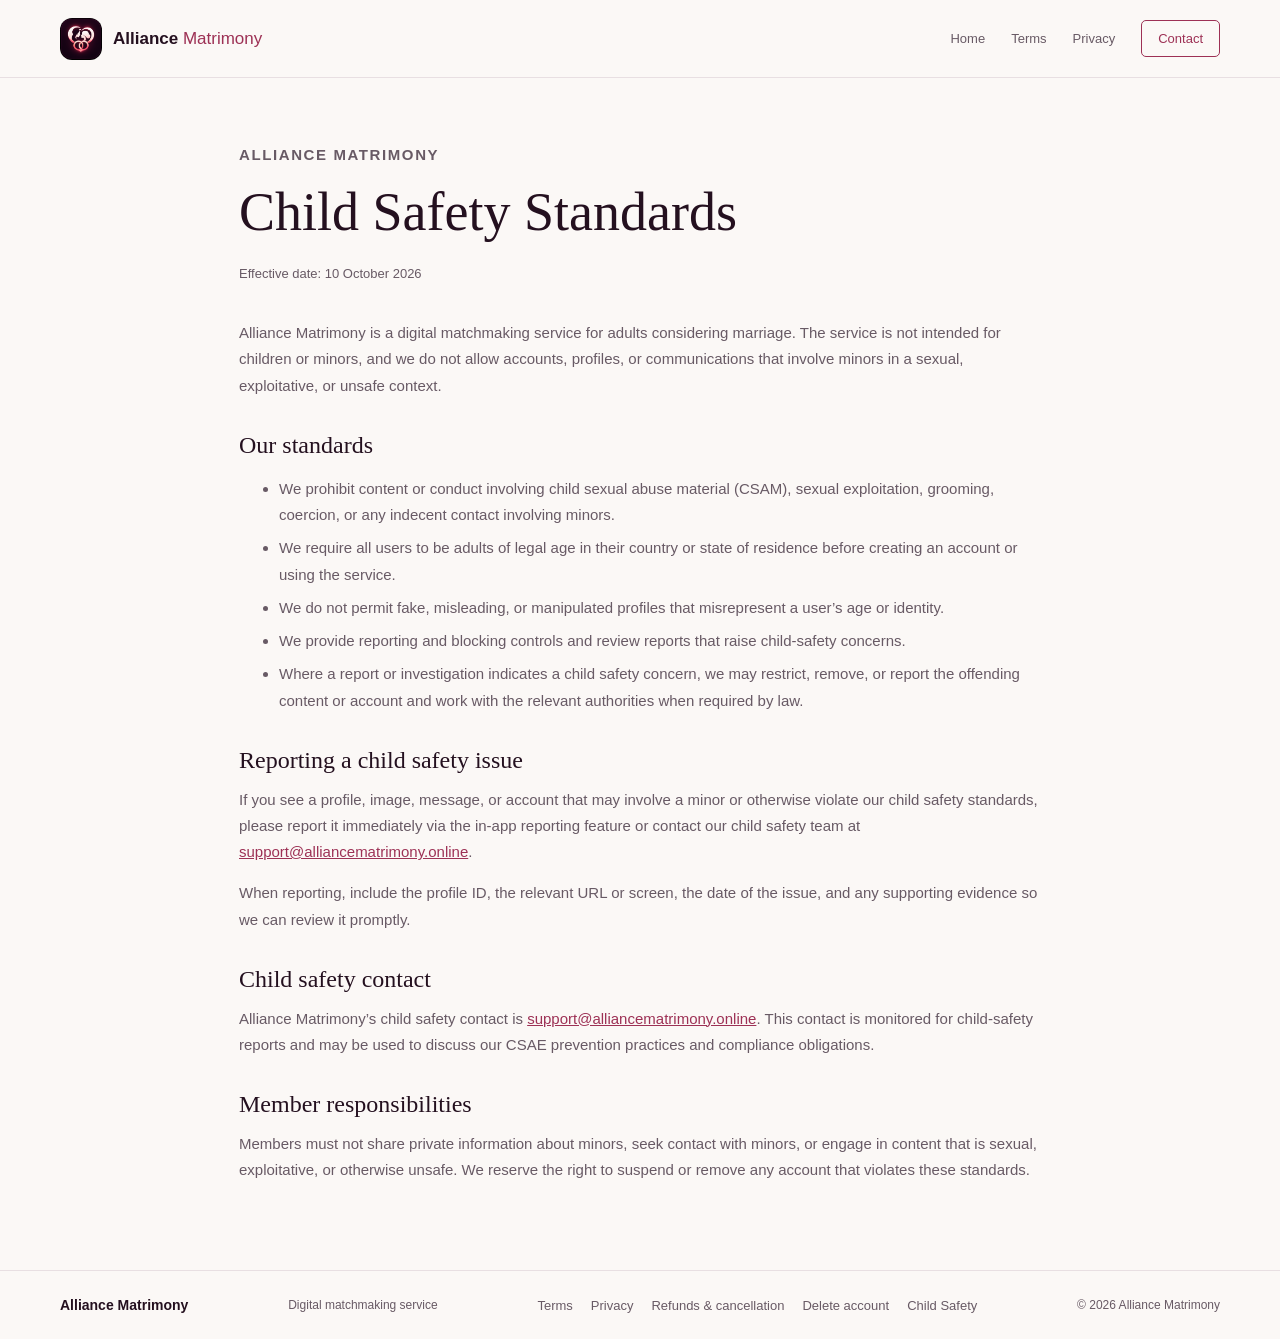
<file: web/child-safety.html>
<!doctype html>
<html lang="en">
  <head>
    <meta charset="utf-8" />
    <meta name="viewport" content="width=device-width, initial-scale=1" />
    <meta name="description" content="Child Safety Standards for Alliance Matrimony." />
    <title>Child Safety Standards | Alliance Matrimony</title>
    <link rel="icon" type="image/png" href="../assets/images/alliance_app_icon.png" />
    <link rel="stylesheet" href="site.css" />
  </head>
  <body>
    <header class="site-header">
      <a class="brand" href="/"><img src="../assets/images/alliance_app_icon.png" alt="" width="42" height="42" /><span>Alliance <strong>Matrimony</strong></span></a>
      <nav aria-label="Main navigation"><a href="/">Home</a><a href="terms.html">Terms</a><a href="privacy.html">Privacy</a><a class="nav-contact" href="mailto:support@alliancematrimony.online">Contact</a></nav>
    </header>
    <main class="policy-main">
      <p class="eyebrow">Alliance Matrimony</p>
      <h1>Child Safety Standards</h1>
      <p class="updated">Effective date: 10 October 2026</p>

      <p>Alliance Matrimony is a digital matchmaking service for adults considering marriage. The service is not intended for children or minors, and we do not allow accounts, profiles, or communications that involve minors in a sexual, exploitative, or unsafe context.</p>

      <h2>Our standards</h2>
      <ul>
        <li>We prohibit content or conduct involving child sexual abuse material (CSAM), sexual exploitation, grooming, coercion, or any indecent contact involving minors.</li>
        <li>We require all users to be adults of legal age in their country or state of residence before creating an account or using the service.</li>
        <li>We do not permit fake, misleading, or manipulated profiles that misrepresent a user’s age or identity.</li>
        <li>We provide reporting and blocking controls and review reports that raise child-safety concerns.</li>
        <li>Where a report or investigation indicates a child safety concern, we may restrict, remove, or report the offending content or account and work with the relevant authorities when required by law.</li>
      </ul>

      <h2>Reporting a child safety issue</h2>
      <p>If you see a profile, image, message, or account that may involve a minor or otherwise violate our child safety standards, please report it immediately via the in-app reporting feature or contact our child safety team at <a href="mailto:support@alliancematrimony.online">support@alliancematrimony.online</a>.</p>
      <p>When reporting, include the profile ID, the relevant URL or screen, the date of the issue, and any supporting evidence so we can review it promptly.</p>

      <h2>Child safety contact</h2>
      <p>Alliance Matrimony’s child safety contact is <a href="mailto:support@alliancematrimony.online">support@alliancematrimony.online</a>. This contact is monitored for child-safety reports and may be used to discuss our CSAE prevention practices and compliance obligations.</p>

      <h2>Member responsibilities</h2>
      <p>Members must not share private information about minors, seek contact with minors, or engage in content that is sexual, exploitative, or otherwise unsafe. We reserve the right to suspend or remove any account that violates these standards.</p>
    </main>
    <footer class="site-footer"><a class="footer-brand" href="/">Alliance Matrimony</a><span>Digital matchmaking service</span><nav aria-label="Policies"><a href="terms.html">Terms</a><a href="privacy.html">Privacy</a><a href="refunds.html">Refunds &amp; cancellation</a><a href="delete-account.html">Delete account</a><a href="child-safety.html">Child Safety</a></nav><span>&copy; 2026 Alliance Matrimony</span></footer>
  </body>
</html>
</file>
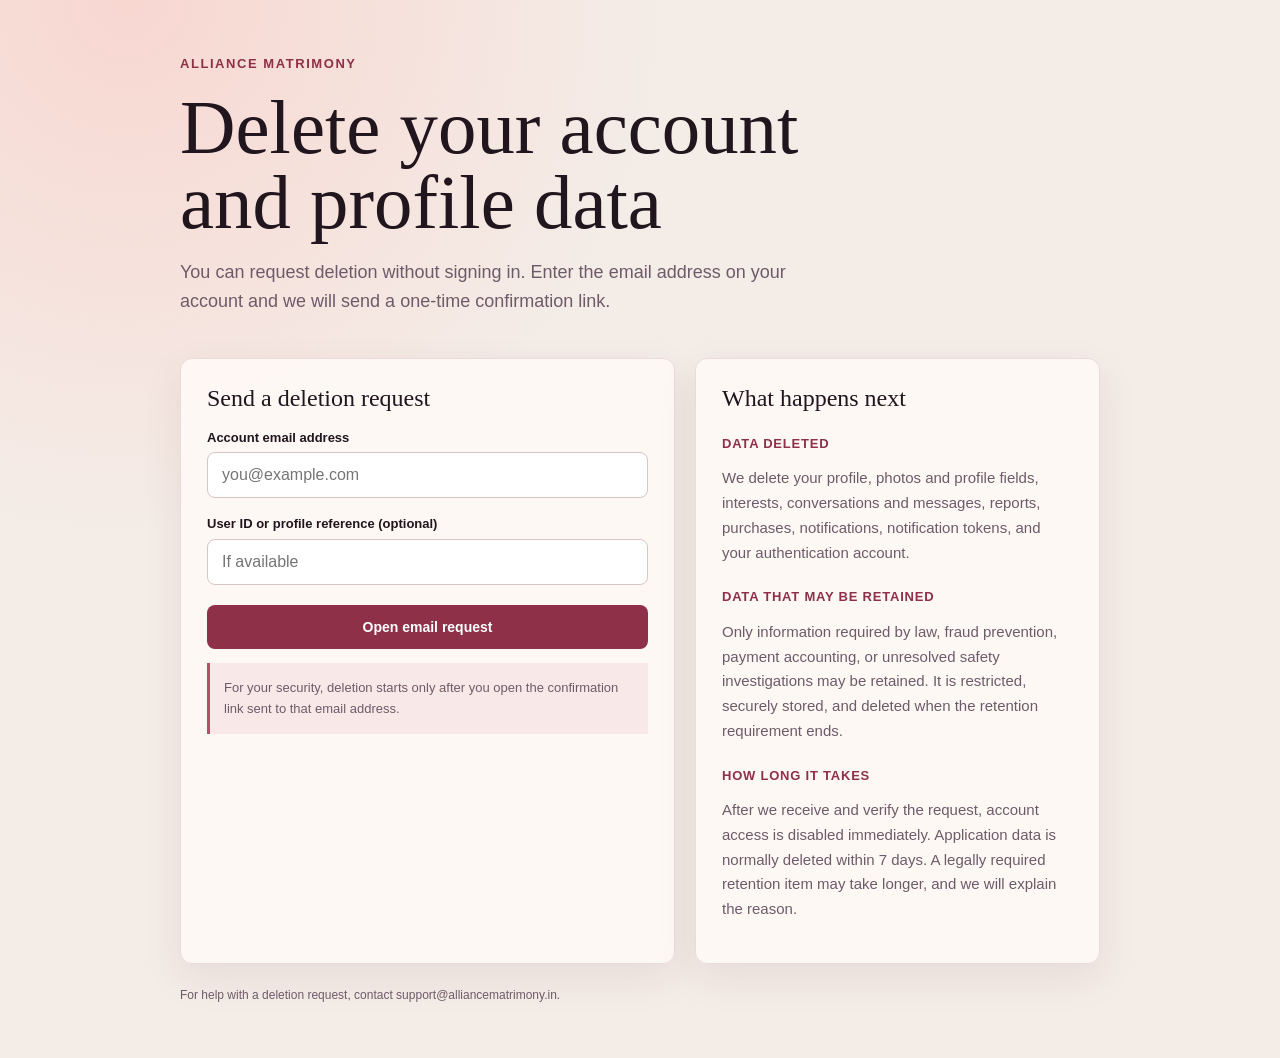
<file: web/delete-account.html>
<!doctype html>
<html lang="en">
<head>
  <meta charset="utf-8">
  <meta name="viewport" content="width=device-width, initial-scale=1">
  <meta name="description" content="Alliance Matrimony account and data deletion request page">
  <title>Delete your Alliance Matrimony account</title>
  <style>
    :root {
      --ink: #21151e;
      --muted: #6e5b69;
      --rose: #b84f66;
      --rose-dark: #8d3048;
      --paper: #fffaf7;
      --line: #eadbd9;
      --soft: #f8e9e8;
    }
    * { box-sizing: border-box; }
    body {
      margin: 0;
      min-height: 100vh;
      color: var(--ink);
      background: radial-gradient(circle at 10% 0%, #f8d7d1 0, transparent 34%), #f4ece7;
      font-family: Georgia, "Times New Roman", serif;
    }
    main { width: min(920px, calc(100% - 32px)); margin: 0 auto; padding: 56px 0; }
    .brand { color: var(--rose-dark); font: 700 13px/1.2 Arial, sans-serif; letter-spacing: .12em; text-transform: uppercase; }
    h1 { max-width: 680px; margin: 18px 0 14px; font-size: clamp(2.3rem, 6vw, 4.8rem); line-height: .98; font-weight: 500; }
    .intro { max-width: 620px; color: var(--muted); font: 18px/1.6 Arial, sans-serif; }
    .layout { display: grid; grid-template-columns: 1.1fr .9fr; gap: 20px; margin-top: 42px; }
    section { background: rgba(255, 250, 247, .9); border: 1px solid var(--line); border-radius: 12px; padding: 26px; box-shadow: 0 14px 40px rgba(74, 36, 42, .08); }
    h2 { margin: 0 0 16px; font-size: 24px; font-weight: 500; }
    h3 { margin: 24px 0 8px; font: 700 13px/1.2 Arial, sans-serif; letter-spacing: .06em; text-transform: uppercase; color: var(--rose-dark); }
    p, li { color: var(--muted); font: 15px/1.65 Arial, sans-serif; }
    ul { margin: 8px 0 0; padding-left: 20px; }
    label { display: block; margin: 18px 0 7px; font: 700 13px/1.2 Arial, sans-serif; }
    input { width: 100%; border: 1px solid #d8c5c3; border-radius: 8px; padding: 13px 14px; color: var(--ink); background: white; font: 16px Arial, sans-serif; }
    button { width: 100%; margin-top: 20px; border: 0; border-radius: 8px; padding: 14px 18px; color: white; background: var(--rose-dark); cursor: pointer; font: 700 14px Arial, sans-serif; }
    button:hover { background: var(--rose); }
    .note { margin-top: 14px; padding: 14px; border-left: 3px solid var(--rose); background: var(--soft); }
    .note p { margin: 0; font-size: 13px; }
    footer { margin-top: 24px; color: var(--muted); font: 12px Arial, sans-serif; }
    @media (max-width: 720px) { main { padding: 34px 0; } .layout { grid-template-columns: 1fr; margin-top: 28px; } section { padding: 21px; } }
  </style>
</head>
<body>
  <main>
    <div class="brand">Alliance Matrimony</div>
    <h1>Delete your account and profile data</h1>
    <p class="intro">You can request deletion without signing in. Enter the email address on your account and we will send a one-time confirmation link.</p>

    <div class="layout">
      <section aria-labelledby="request-title">
        <h2 id="request-title">Send a deletion request</h2>
        <form id="deletion-form">
          <label for="email">Account email address</label>
          <input id="email" name="email" type="email" autocomplete="email" required placeholder="you@example.com">
          <label for="reference">User ID or profile reference (optional)</label>
          <input id="reference" name="reference" type="text" autocomplete="off" placeholder="If available">
          <button type="submit">Open email request</button>
        </form>
        <div class="note"><p>For your security, deletion starts only after you open the confirmation link sent to that email address.</p></div>
        <div id="status" class="note" hidden><p></p></div>
      </section>

      <section aria-labelledby="details-title">
        <h2 id="details-title">What happens next</h2>
        <h3>Data deleted</h3>
        <p>We delete your profile, photos and profile fields, interests, conversations and messages, reports, purchases, notifications, notification tokens, and your authentication account.</p>
        <h3>Data that may be retained</h3>
        <p>Only information required by law, fraud prevention, payment accounting, or unresolved safety investigations may be retained. It is restricted, securely stored, and deleted when the retention requirement ends.</p>
        <h3>How long it takes</h3>
        <p>After we receive and verify the request, account access is disabled immediately. Application data is normally deleted within 7 days. A legally required retention item may take longer, and we will explain the reason.</p>
      </section>
    </div>
    <footer>For help with a deletion request, contact support@alliancematrimony.in.</footer>
  </main>
  <script>
    var functionUrl = 'https://dsvapacndcszdgmvyaub.supabase.co/functions/v1/account-deletion';
    var statusBox = document.getElementById('status');
    var statusText = statusBox.querySelector('p');

    function showStatus(message, isError) {
      statusBox.hidden = false;
      statusText.textContent = message;
      statusBox.style.borderLeftColor = isError ? '#b91c1c' : '#2d7a4f';
    }

    var token = new URLSearchParams(window.location.search).get('token');
    if (token) {
      showStatus('Verifying your deletion request...', false);
      fetch(functionUrl, {
        method: 'POST',
        headers: { 'Content-Type': 'application/json' },
        body: JSON.stringify({ action: 'confirm', token: token })
      }).then(function (response) { return response.json().then(function (body) { return { ok: response.ok, body: body }; }); })
        .then(function (result) {
          showStatus(result.body.message || result.body.error || 'Unable to verify this link.', !result.ok);
        })
        .catch(function () { showStatus('Unable to contact the deletion service. Please try again later.', true); });
    }

    document.getElementById('deletion-form').addEventListener('submit', function (event) {
      event.preventDefault();
      var email = document.getElementById('email').value.trim();
      var reference = document.getElementById('reference').value.trim();
      var button = event.target.querySelector('button');
      button.disabled = true;
      button.textContent = 'Sending confirmation email...';
      fetch(functionUrl, {
        method: 'POST',
        headers: { 'Content-Type': 'application/json' },
        body: JSON.stringify({ action: 'request', email: email, reference: reference })
      }).then(function (response) { return response.json().then(function (body) { return { ok: response.ok, body: body }; }); })
        .then(function (result) {
          showStatus(result.body.message || result.body.error || 'Unable to send the confirmation email.', !result.ok);
          button.disabled = false;
          button.textContent = 'Send confirmation email';
        })
        .catch(function () {
          showStatus('Unable to contact the deletion service. Please try again later.', true);
          button.disabled = false;
          button.textContent = 'Send confirmation email';
        });
    });
  </script>
</body>
</html>
</file>
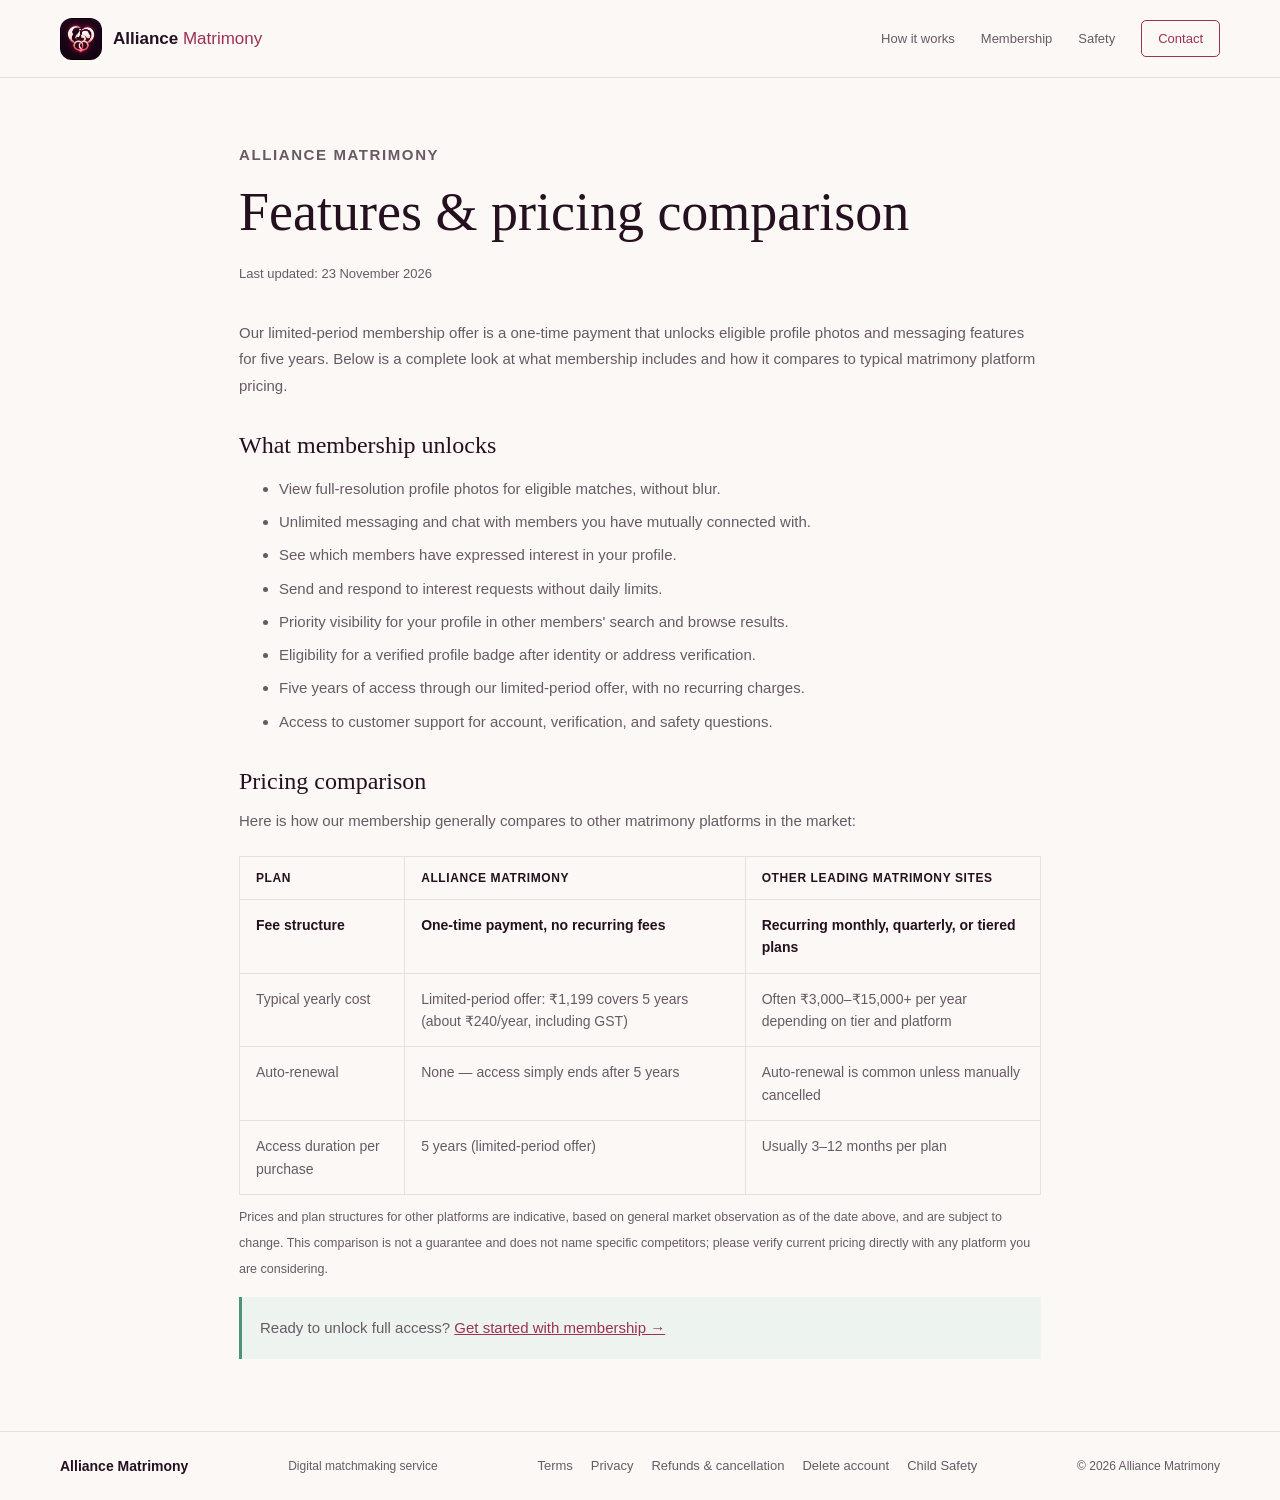
<file: web/features.html>
<!doctype html>
<html lang="en">
  <head>
    <meta charset="utf-8" />
    <meta name="viewport" content="width=device-width, initial-scale=1" />
    <meta name="theme-color" content="#24101f" />
    <meta name="description" content="See every feature unlocked by Alliance Matrimony membership and learn about our limited-period offer: one-time ₹1,199 for 5 years of access." />
    <title>Alliance Matrimony | Features & Pricing Comparison</title>
    <link rel="icon" type="image/png" href="../assets/images/alliance_app_icon.png" />
    <link rel="stylesheet" href="site.css" />
    <style>
      .compare-table { width: 100%; margin: 22px 0 8px; border-collapse: collapse; font-size: 14px; }
      .compare-table th, .compare-table td { padding: 14px 16px; border: 1px solid var(--line); text-align: left; vertical-align: top; }
      .compare-table th { background: var(--paper); color: var(--ink); font-size: 12px; text-transform: uppercase; letter-spacing: .6px; }
      .compare-table td { color: var(--muted); line-height: 1.6; }
      .compare-table tr:first-child td { color: var(--ink); font-weight: 650; }
    </style>
  </head>
  <body>
    <header class="site-header">
      <a class="brand" href="/" aria-label="Alliance Matrimony home">
        <img src="../assets/images/alliance_app_icon.png" alt="" width="42" height="42" />
        <span>Alliance <strong>Matrimony</strong></span>
      </a>
      <nav aria-label="Main navigation">
        <a href="homepage.html#how-it-works">How it works</a>
        <a href="homepage.html#membership">Membership</a>
        <a href="homepage.html#safety">Safety</a>
        <a class="nav-contact" href="mailto:support@alliancematrimony.online">Contact</a>
      </nav>
    </header>

    <main class="policy-main">
      <p class="eyebrow">Alliance Matrimony</p>
      <h1>Features &amp; pricing comparison</h1>
      <p class="updated">Last updated: 23 November 2026</p>
      <p>Our limited-period membership offer is a one-time payment that unlocks eligible profile photos and messaging features for five years. Below is a complete look at what membership includes and how it compares to typical matrimony platform pricing.</p>

      <h2>What membership unlocks</h2>
      <ul>
        <li>View full-resolution profile photos for eligible matches, without blur.</li>
        <li>Unlimited messaging and chat with members you have mutually connected with.</li>
        <li>See which members have expressed interest in your profile.</li>
        <li>Send and respond to interest requests without daily limits.</li>
        <li>Priority visibility for your profile in other members' search and browse results.</li>
        <li>Eligibility for a verified profile badge after identity or address verification.</li>
        <li>Five years of access through our limited-period offer, with no recurring charges.</li>
        <li>Access to customer support for account, verification, and safety questions.</li>
      </ul>

      <h2>Pricing comparison</h2>
      <p>Here is how our membership generally compares to other matrimony platforms in the market:</p>
      <table class="compare-table">
        <thead>
          <tr>
            <th>Plan</th>
            <th>Alliance Matrimony</th>
            <th>Other leading matrimony sites</th>
          </tr>
        </thead>
        <tbody>
          <tr>
            <td>Fee structure</td>
            <td>One-time payment, no recurring fees</td>
            <td>Recurring monthly, quarterly, or tiered plans</td>
          </tr>
          <tr>
            <td>Typical yearly cost</td>
            <td>Limited-period offer: &#8377;1,199 covers 5 years (about &#8377;240/year, including GST)</td>
            <td>Often &#8377;3,000&ndash;&#8377;15,000+ per year depending on tier and platform</td>
          </tr>
          <tr>
            <td>Auto-renewal</td>
            <td>None &mdash; access simply ends after 5 years</td>
            <td>Auto-renewal is common unless manually cancelled</td>
          </tr>
          <tr>
            <td>Access duration per purchase</td>
            <td>5 years (limited-period offer)</td>
            <td>Usually 3&ndash;12 months per plan</td>
          </tr>
        </tbody>
      </table>
      <p><small>Prices and plan structures for other platforms are indicative, based on general market observation as of the date above, and are subject to change. This comparison is not a guarantee and does not name specific competitors; please verify current pricing directly with any platform you are considering.</small></p>

      <div class="policy-contact">
        <p>Ready to unlock full access? <a href="homepage.html#membership">Get started with membership &#8594;</a></p>
      </div>
    </main>

    <footer class="site-footer">
      <a class="footer-brand" href="/">Alliance Matrimony</a>
      <span>Digital matchmaking service</span>
      <nav aria-label="Policies">
        <a href="terms.html">Terms</a>
        <a href="privacy.html">Privacy</a>
        <a href="refunds.html">Refunds &amp; cancellation</a>
        <a href="delete-account.html">Delete account</a>
        <a href="child-safety.html">Child Safety</a>
      </nav>
      <span>&copy; 2026 Alliance Matrimony</span>
    </footer>
  </body>
</html>
</file>
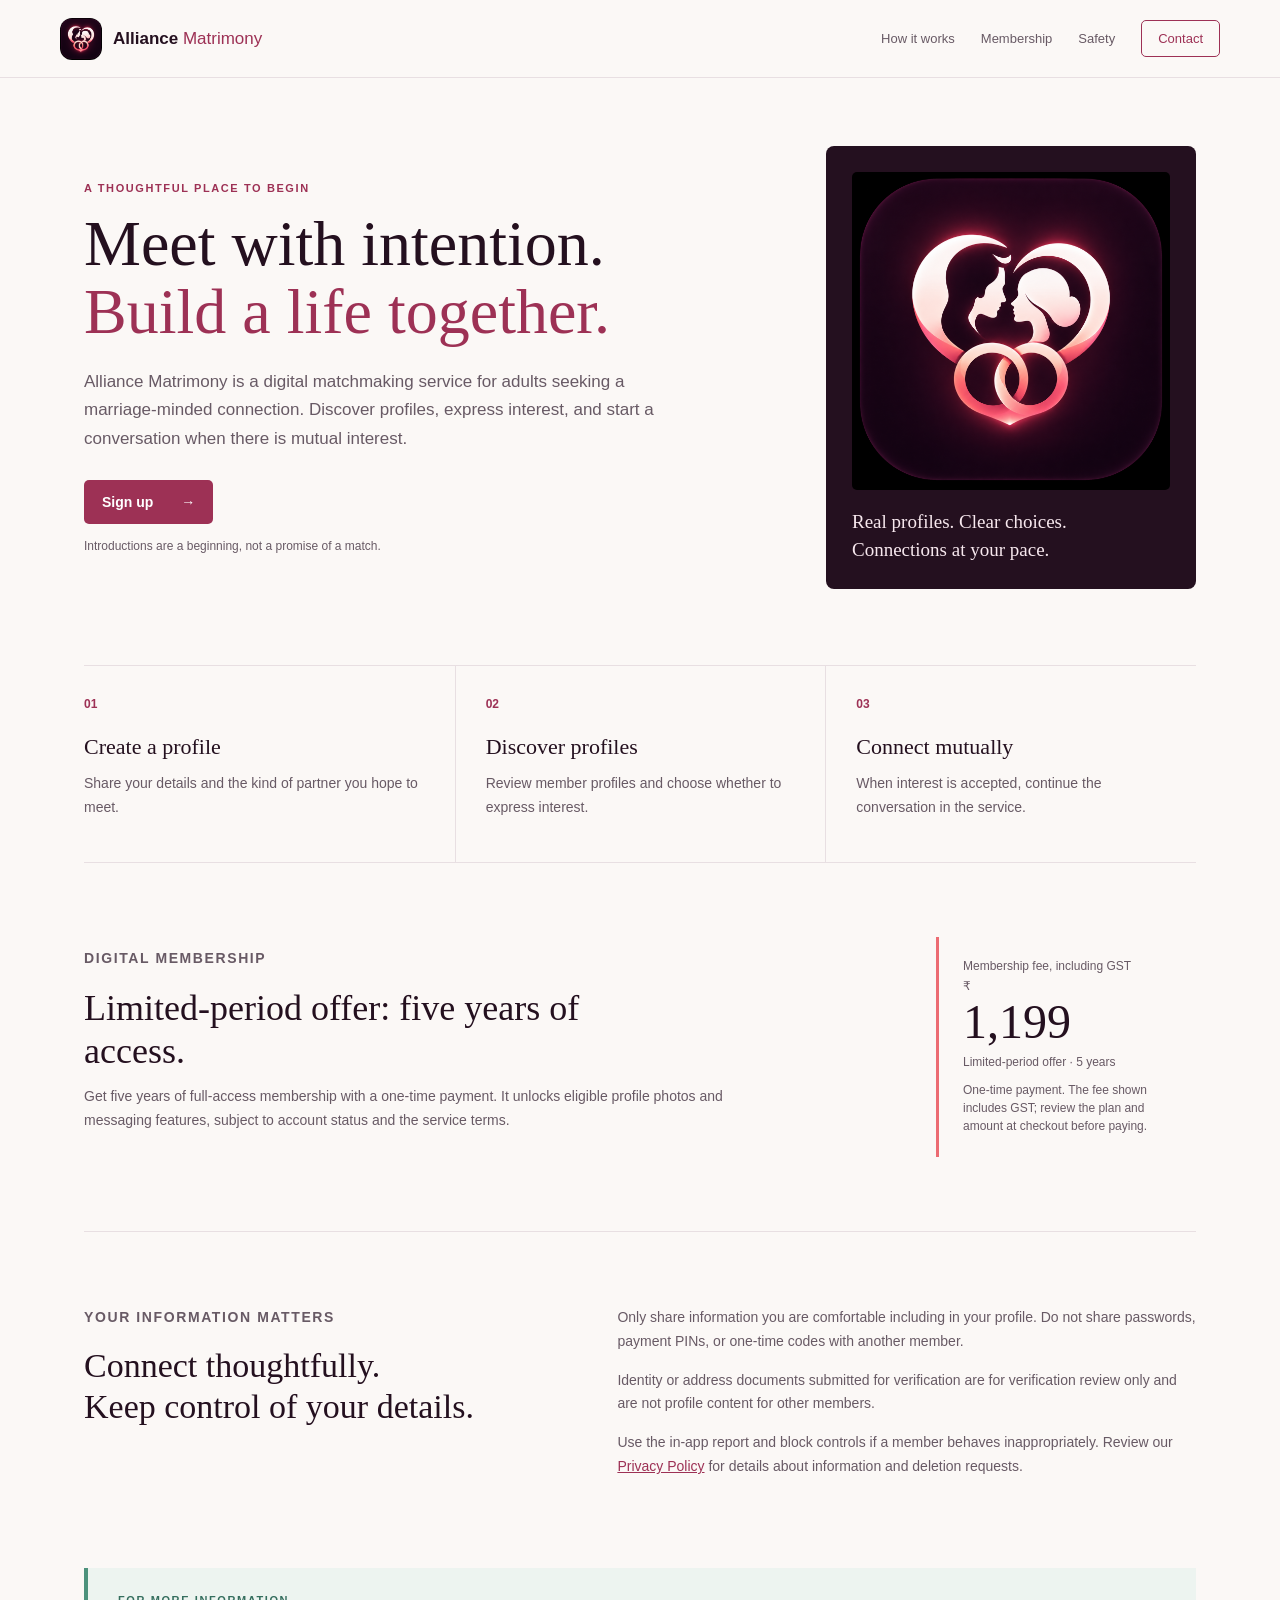
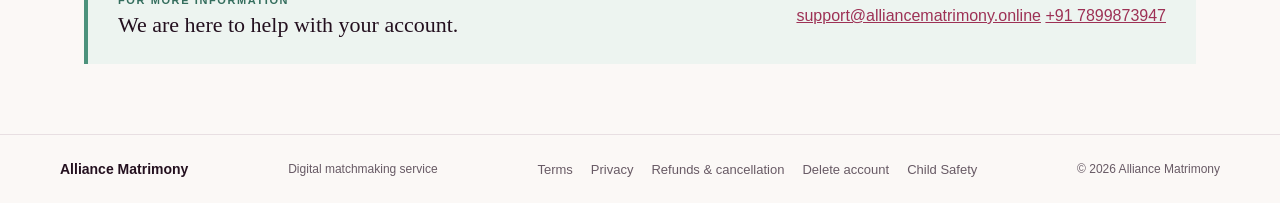
<file: web/homepage.html>
<!doctype html>
<html lang="en">
  <head>
    <meta charset="utf-8" />
    <meta name="viewport" content="width=device-width, initial-scale=1" />
    <meta name="theme-color" content="#24101f" />
    <meta name="description" content="Alliance Matrimony helps adults discover marriage-minded profiles, express interest, and connect with care." />
    <title>Alliance Matrimony | Meaningful introductions</title>
    <link rel="icon" type="image/png" href="../assets/images/alliance_app_icon.png" />
    <link rel="stylesheet" href="site.css" />
  </head>
  <body>
    <header class="site-header">
      <a class="brand" href="/" aria-label="Alliance Matrimony home">
        <img src="../assets/images/alliance_app_icon.png" alt="" width="42" height="42" />
        <span>Alliance <strong>Matrimony</strong></span>
      </a>
      <nav aria-label="Main navigation">
        <a href="#how-it-works">How it works</a>
        <a href="#membership">Membership</a>
        <a href="#safety">Safety</a>
        <a class="nav-contact" href="mailto:support@alliancematrimony.online">Contact</a>
      </nav>
    </header>

    <main>
      <section class="hero">
        <div class="hero-copy">
          <p class="eyebrow">A thoughtful place to begin</p>
          <h1>Meet with intention.<br /><span>Build a life together.</span></h1>
          <p class="hero-intro">Alliance Matrimony is a digital matchmaking service for adults seeking a marriage-minded connection. Discover profiles, express interest, and start a conversation when there is mutual interest.</p>
          <a class="primary-link" href="membership.html">Sign up <span aria-hidden="true">&#8594;</span></a>
          <p class="quiet-note">Introductions are a beginning, not a promise of a match.</p>
        </div>
        <div class="hero-art" aria-label="Alliance Matrimony brand mark">
          <img src="../assets/images/alliance_app_icon.png" alt="Alliance Matrimony interlocking rings logo" />
          <p>Real profiles. Clear choices.<br />Connections at your pace.</p>
        </div>
      </section>

      <section class="service-band" id="how-it-works">
        <div>
          <span class="step-number">01</span>
          <h2>Create a profile</h2>
          <p>Share your details and the kind of partner you hope to meet.</p>
        </div>
        <div>
          <span class="step-number">02</span>
          <h2>Discover profiles</h2>
          <p>Review member profiles and choose whether to express interest.</p>
        </div>
        <div>
          <span class="step-number">03</span>
          <h2>Connect mutually</h2>
          <p>When interest is accepted, continue the conversation in the service.</p>
        </div>
      </section>

      <section class="membership" id="membership">
        <div>
          <p class="eyebrow">Digital membership</p>
          <h2>Limited-period offer: five years of access.</h2>
          <p>Get five years of full-access membership with a one-time payment. It unlocks eligible profile photos and messaging features, subject to account status and the service terms.</p>
        </div>
        <div class="price-block">
          <span class="price-label">Membership fee, including GST</span>
          <strong><span aria-label="Indian rupees">&#8377;</span>1,199</strong>
          <span>Limited-period offer · 5 years</span>
          <small>One-time payment. The fee shown includes GST; review the plan and amount at checkout before paying.</small>
        </div>
      </section>

      <section class="safety" id="safety">
        <div class="safety-heading">
          <p class="eyebrow">Your information matters</p>
          <h2>Connect thoughtfully.<br />Keep control of your details.</h2>
        </div>
        <div class="safety-copy">
          <p>Only share information you are comfortable including in your profile. Do not share passwords, payment PINs, or one-time codes with another member.</p>
          <p>Identity or address documents submitted for verification are for verification review only and are not profile content for other members.</p>
          <p>Use the in-app report and block controls if a member behaves inappropriately. Review our <a href="privacy.html">Privacy Policy</a> for details about information and deletion requests.</p>
        </div>
      </section>

      <section class="contact-strip">
        <div>
          <p class="eyebrow">For more information</p>
          <h2>We are here to help with your account.</h2>
        </div>
        <div class="contact-details">
          <a href="mailto:support@alliancematrimony.online">support@alliancematrimony.online</a>
          <a href="tel:+917899873947">+91 7899873947</a>
        </div>
      </section>
    </main>

    <footer class="site-footer">
      <a class="footer-brand" href="/">Alliance Matrimony</a>
      <span>Digital matchmaking service</span>
      <nav aria-label="Policies">
        <a href="terms.html">Terms</a>
        <a href="privacy.html">Privacy</a>
        <a href="refunds.html">Refunds &amp; cancellation</a>
        <a href="delete-account.html">Delete account</a>
        <a href="child-safety.html">Child Safety</a>
      </nav>
      <span>&copy; 2026 Alliance Matrimony</span>
    </footer>
    <script>
      const referralParams = new URLSearchParams(window.location.hash.split('?')[1] || '');
      const referralCode = referralParams.get('referral_code') || referralParams.get('code');
      if (referralCode) {
        window.location.replace('/membership.html?referral_code=' + encodeURIComponent(referralCode));
      }
    </script>
  </body>
</html>
</file>
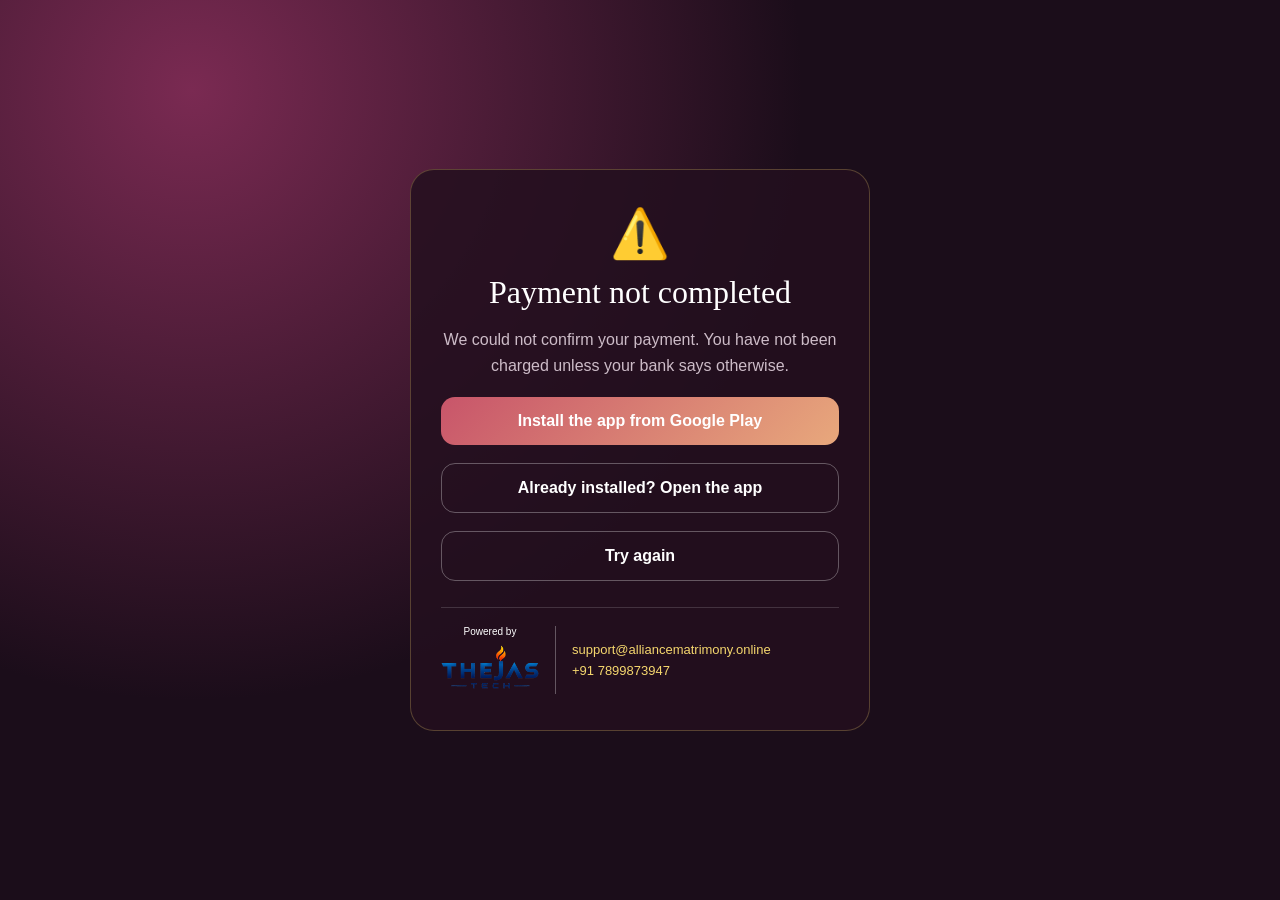
<file: web/payment-success.html>
<!doctype html>
<html lang="en">
  <head>
    <meta charset="utf-8" />
    <meta name="viewport" content="width=device-width, initial-scale=1" />
    <title>Alliance Matrimony | Payment</title>
    <link rel="icon" type="image/png" href="../assets/images/alliance_app_icon.png" />
    <style>
      * { box-sizing: border-box; }
      body { margin:0; min-height:100vh; display:flex; align-items:center; justify-content:center; padding:24px;
        font-family:"Aptos","Segoe UI",Arial,sans-serif; color:#fff;
        background: radial-gradient(circle at 15% 10%, #7a2a52 0, transparent 45%), #1b0d1a; }
      .card { width:min(460px,100%); padding:36px 30px; border-radius:24px; text-align:center;
        background:rgba(36,16,31,.85); border:1px solid rgba(245,215,110,.25); }
      h1 { font-family:Georgia,serif; font-weight:500; margin:12px 0 10px; }
      p { color:#cdbcc8; line-height:1.6; }
      .btn { display:block; margin-top:18px; padding:15px; border-radius:14px; text-decoration:none; font-weight:700; color:#fff;
        background:linear-gradient(135deg,#c8556a,#e8a87c); }
      .btn.alt { background:transparent; border:1px solid rgba(255,255,255,.3); }
      .icon { font-size:48px; }
      .company { display:flex; align-items:center; gap:16px; margin-top:26px; padding-top:18px; border-top:1px solid rgba(255,255,255,.15); text-align:left; }
      .logo { flex:none; text-align:center; }
      .powered-by { display:block; margin-bottom:4px; color:var(--muted); font-size:10px; }
      .logo img { display:block; width:98px; height:53.2px; object-fit:contain; }
      .company .divider { align-self:stretch; width:1px; background:rgba(255,255,255,.3); }
      .company .contact { display:grid; gap:6px; font-size:13px; min-width:0; }
      .company .contact a { color:#f5d76e; text-decoration:none; overflow-wrap:anywhere; }
    </style>
  </head>
  <body>
    <main class="card">
      <div class="icon" id="icon"></div>
      <h1 id="title"></h1>
      <p id="text"></p>
      <a class="btn" id="store" href="https://play.google.com/store/apps/details?id=com.bnwdevs.alliancematrimony" hidden>Install the app from Google Play</a>
      <a class="btn alt" id="open-app" href="#" hidden>Already installed? Open the app</a>
      <a class="btn alt" id="retry" href="membership.html" hidden>Try again</a>
      <div class="company">
        <div class="logo"><span class="powered-by">Powered by</span><img src="thejas-logo-transparent.png" alt="Thejas Technologies India" /></div>
        <div class="divider"></div>
        <div class="contact">
          <a href="mailto:support@alliancematrimony.online">support@alliancematrimony.online</a>
          <a href="tel:+917899873947">+91 7899873947</a>
        </div>
      </div>
    </main>
    <script>
      var params = new URLSearchParams(window.location.search);
      var ok = params.get('status') === 'success';
      var email = params.get('email') || '';
      var completeProfile = params.get('complete_profile') === '1';
      document.getElementById('icon').textContent = ok ? '\u2705' : '\u26A0\uFE0F';
      document.getElementById('title').textContent = ok ? 'Payment successful' : 'Payment not completed';
      document.getElementById('text').textContent = ok
        ? (completeProfile
          ? 'Your membership is paid for 5 years. Open the app to continue.'
          : 'Your membership is paid for 5 years. Install the app and sign up with the same email' + (email ? ' (' + email + ')' : '') + ' and mobile number you paid with.')
        : 'We could not confirm your payment. You have not been charged unless your bank says otherwise.';
      if (ok) {
        var link = 'alliancematrimony://signup/sign-up-login-screen?paid=1&email=' + encodeURIComponent(email)
          + (completeProfile ? '&complete_profile=1' : '');
        var open = document.getElementById('open-app');
        open.href = link; open.hidden = false;
        document.getElementById('store').hidden = false;
      } else {
        document.getElementById('retry').hidden = false;
      }
    </script>
  </body>
</html>
</file>
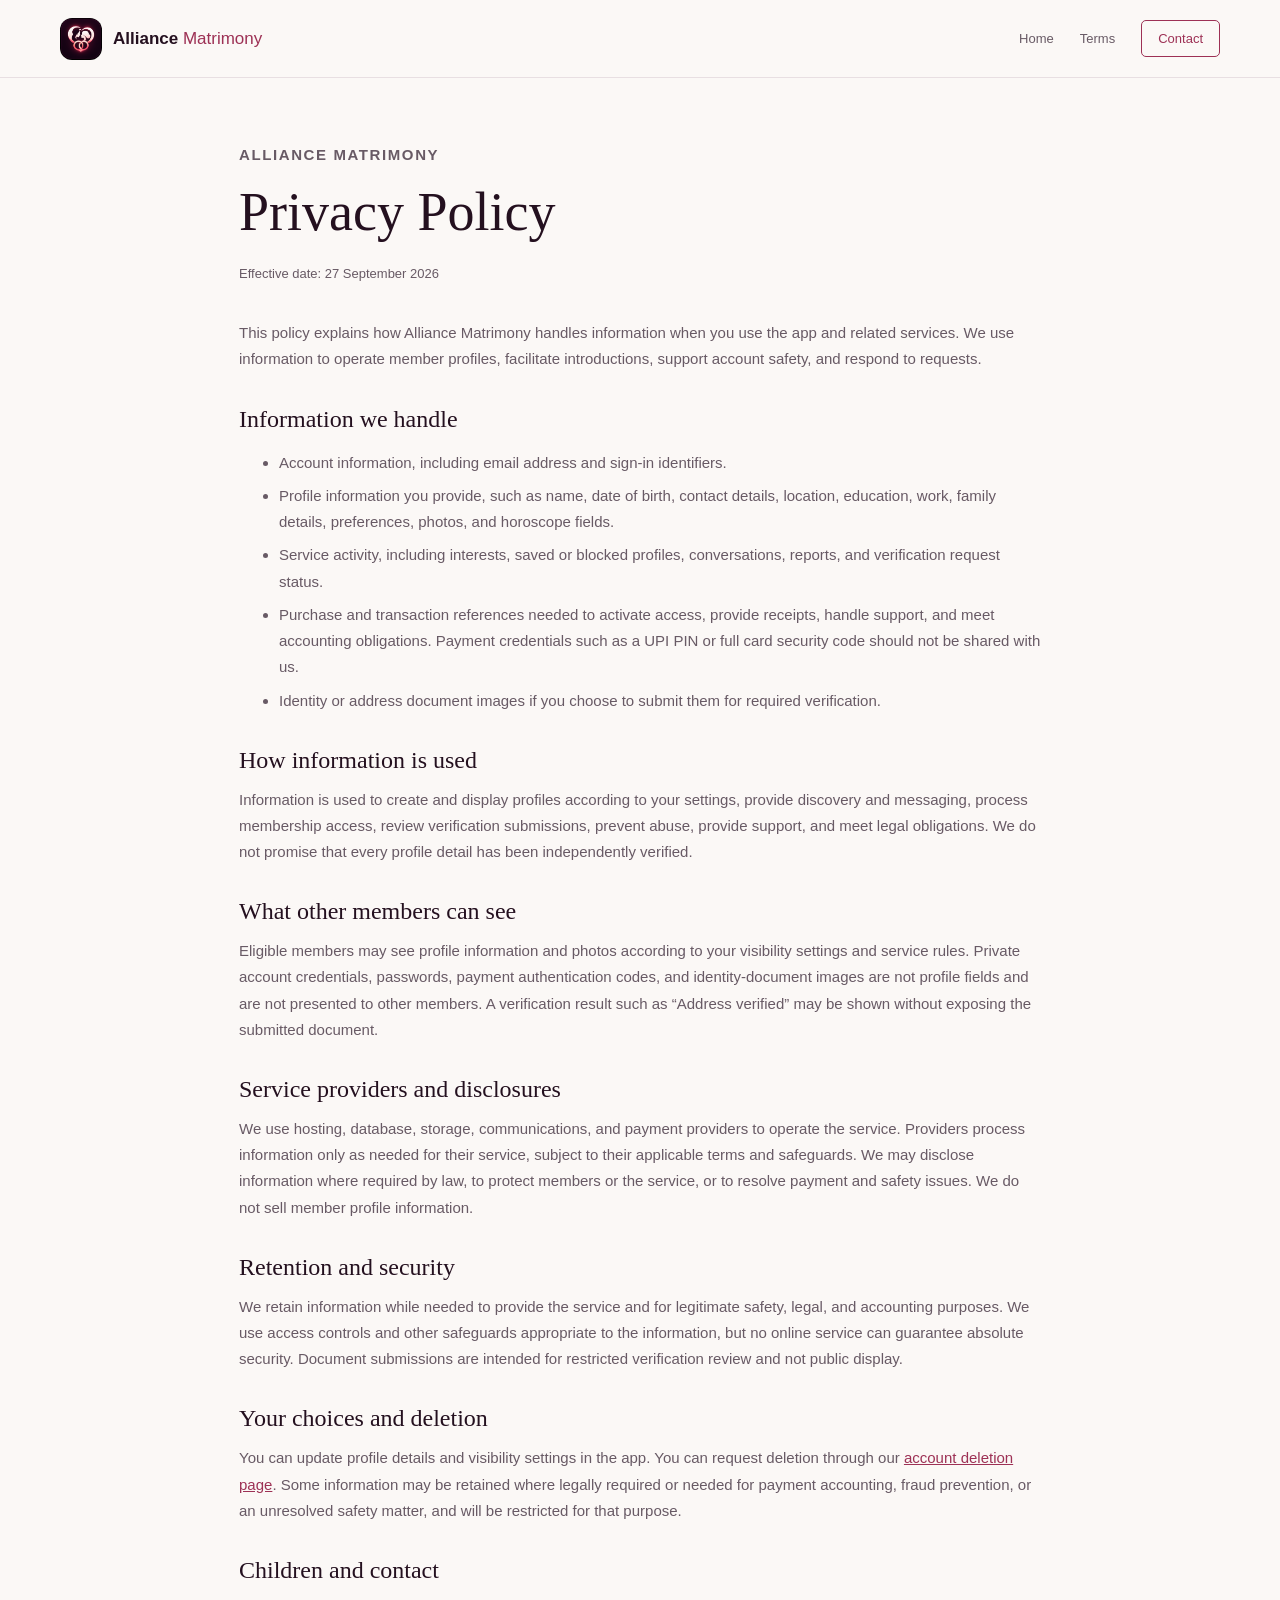
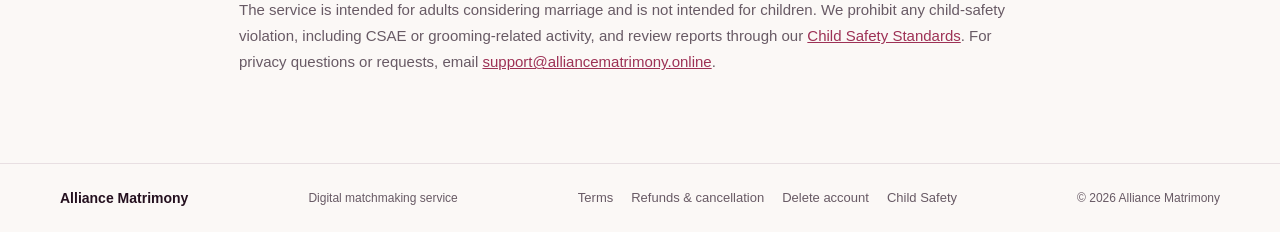
<file: web/privacy.html>
<!doctype html>
<html lang="en">
  <head>
    <meta charset="utf-8" />
    <meta name="viewport" content="width=device-width, initial-scale=1" />
    <meta name="description" content="Privacy policy for Alliance Matrimony." />
    <title>Privacy Policy | Alliance Matrimony</title>
    <link rel="icon" type="image/png" href="../assets/images/alliance_app_icon.png" />
    <link rel="stylesheet" href="site.css" />
  </head>
  <body>
    <header class="site-header">
      <a class="brand" href="/"><img src="../assets/images/alliance_app_icon.png" alt="" width="42" height="42" /><span>Alliance <strong>Matrimony</strong></span></a>
      <nav aria-label="Main navigation"><a href="/">Home</a><a href="terms.html">Terms</a><a class="nav-contact" href="mailto:support@alliancematrimony.online">Contact</a></nav>
    </header>
    <main class="policy-main">
      <p class="eyebrow">Alliance Matrimony</p>
      <h1>Privacy Policy</h1>
      <p class="updated">Effective date: 27 September 2026</p>
      <p>This policy explains how Alliance Matrimony handles information when you use the app and related services. We use information to operate member profiles, facilitate introductions, support account safety, and respond to requests.</p>

      <h2>Information we handle</h2>
      <ul>
        <li>Account information, including email address and sign-in identifiers.</li>
        <li>Profile information you provide, such as name, date of birth, contact details, location, education, work, family details, preferences, photos, and horoscope fields.</li>
        <li>Service activity, including interests, saved or blocked profiles, conversations, reports, and verification request status.</li>
        <li>Purchase and transaction references needed to activate access, provide receipts, handle support, and meet accounting obligations. Payment credentials such as a UPI PIN or full card security code should not be shared with us.</li>
        <li>Identity or address document images if you choose to submit them for required verification.</li>
      </ul>

      <h2>How information is used</h2>
      <p>Information is used to create and display profiles according to your settings, provide discovery and messaging, process membership access, review verification submissions, prevent abuse, provide support, and meet legal obligations. We do not promise that every profile detail has been independently verified.</p>

      <h2>What other members can see</h2>
      <p>Eligible members may see profile information and photos according to your visibility settings and service rules. Private account credentials, passwords, payment authentication codes, and identity-document images are not profile fields and are not presented to other members. A verification result such as “Address verified” may be shown without exposing the submitted document.</p>

      <h2>Service providers and disclosures</h2>
      <p>We use hosting, database, storage, communications, and payment providers to operate the service. Providers process information only as needed for their service, subject to their applicable terms and safeguards. We may disclose information where required by law, to protect members or the service, or to resolve payment and safety issues. We do not sell member profile information.</p>

      <h2>Retention and security</h2>
      <p>We retain information while needed to provide the service and for legitimate safety, legal, and accounting purposes. We use access controls and other safeguards appropriate to the information, but no online service can guarantee absolute security. Document submissions are intended for restricted verification review and not public display.</p>

      <h2>Your choices and deletion</h2>
      <p>You can update profile details and visibility settings in the app. You can request deletion through our <a href="delete-account.html">account deletion page</a>. Some information may be retained where legally required or needed for payment accounting, fraud prevention, or an unresolved safety matter, and will be restricted for that purpose.</p>

      <h2>Children and contact</h2>
      <p>The service is intended for adults considering marriage and is not intended for children. We prohibit any child-safety violation, including CSAE or grooming-related activity, and review reports through our <a href="child-safety.html">Child Safety Standards</a>. For privacy questions or requests, email <a href="mailto:support@alliancematrimony.online">support@alliancematrimony.online</a>.</p>
    </main>
    <footer class="site-footer"><a class="footer-brand" href="/">Alliance Matrimony</a><span>Digital matchmaking service</span><nav aria-label="Policies"><a href="terms.html">Terms</a><a href="refunds.html">Refunds &amp; cancellation</a><a href="delete-account.html">Delete account</a><a href="child-safety.html">Child Safety</a></nav><span>&copy; 2026 Alliance Matrimony</span></footer>
  </body>
</html>
</file>
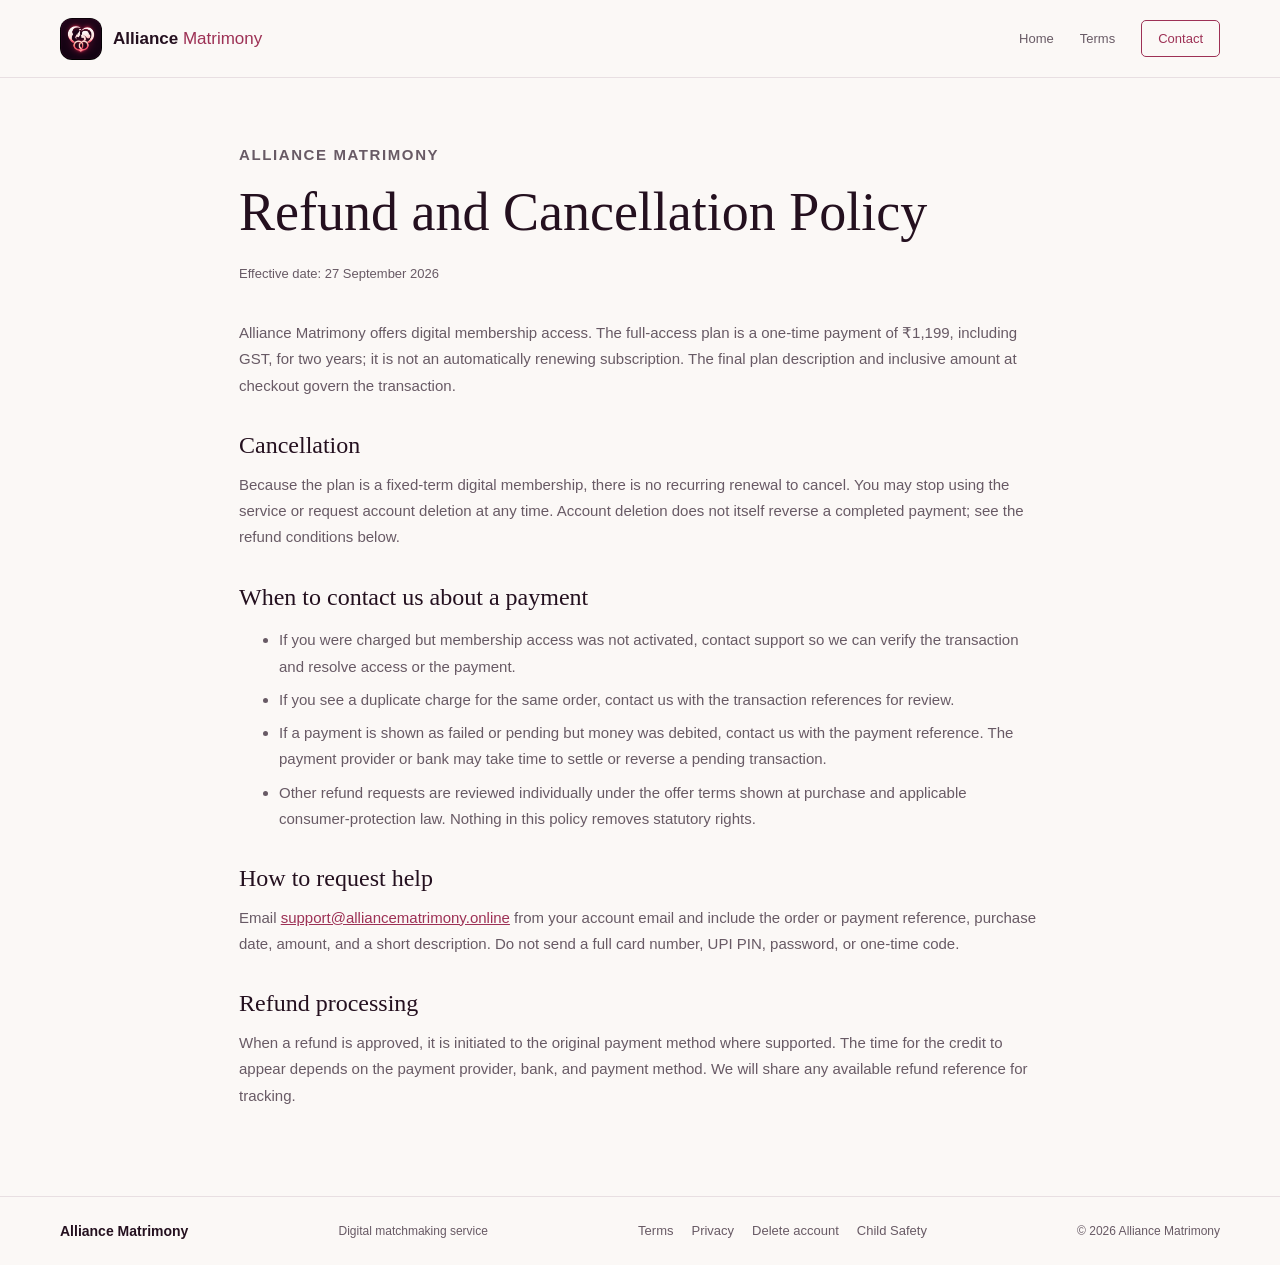
<file: web/refunds.html>
<!doctype html>
<html lang="en">
  <head>
    <meta charset="utf-8" />
    <meta name="viewport" content="width=device-width, initial-scale=1" />
    <meta name="description" content="Refund and cancellation policy for Alliance Matrimony digital membership." />
    <title>Refund and Cancellation Policy | Alliance Matrimony</title>
    <link rel="icon" type="image/png" href="../assets/images/alliance_app_icon.png" />
    <link rel="stylesheet" href="site.css" />
  </head>
  <body>
    <header class="site-header">
      <a class="brand" href="/"><img src="../assets/images/alliance_app_icon.png" alt="" width="42" height="42" /><span>Alliance <strong>Matrimony</strong></span></a>
      <nav aria-label="Main navigation"><a href="/">Home</a><a href="terms.html">Terms</a><a class="nav-contact" href="mailto:support@alliancematrimony.online">Contact</a></nav>
    </header>
    <main class="policy-main">
      <p class="eyebrow">Alliance Matrimony</p>
      <h1>Refund and Cancellation Policy</h1>
      <p class="updated">Effective date: 27 September 2026</p>
      <p>Alliance Matrimony offers digital membership access. The full-access plan is a one-time payment of &#8377;1,199, including GST, for two years; it is not an automatically renewing subscription. The final plan description and inclusive amount at checkout govern the transaction.</p>

      <h2>Cancellation</h2>
      <p>Because the plan is a fixed-term digital membership, there is no recurring renewal to cancel. You may stop using the service or request account deletion at any time. Account deletion does not itself reverse a completed payment; see the refund conditions below.</p>

      <h2>When to contact us about a payment</h2>
      <ul>
        <li>If you were charged but membership access was not activated, contact support so we can verify the transaction and resolve access or the payment.</li>
        <li>If you see a duplicate charge for the same order, contact us with the transaction references for review.</li>
        <li>If a payment is shown as failed or pending but money was debited, contact us with the payment reference. The payment provider or bank may take time to settle or reverse a pending transaction.</li>
        <li>Other refund requests are reviewed individually under the offer terms shown at purchase and applicable consumer-protection law. Nothing in this policy removes statutory rights.</li>
      </ul>

      <h2>How to request help</h2>
      <p>Email <a href="mailto:support@alliancematrimony.online">support@alliancematrimony.online</a> from your account email and include the order or payment reference, purchase date, amount, and a short description. Do not send a full card number, UPI PIN, password, or one-time code.</p>

      <h2>Refund processing</h2>
      <p>When a refund is approved, it is initiated to the original payment method where supported. The time for the credit to appear depends on the payment provider, bank, and payment method. We will share any available refund reference for tracking.</p>
    </main>
    <footer class="site-footer"><a class="footer-brand" href="/">Alliance Matrimony</a><span>Digital matchmaking service</span><nav aria-label="Policies"><a href="terms.html">Terms</a><a href="privacy.html">Privacy</a><a href="delete-account.html">Delete account</a><a href="child-safety.html">Child Safety</a></nav><span>&copy; 2026 Alliance Matrimony</span></footer>
  </body>
</html>
</file>
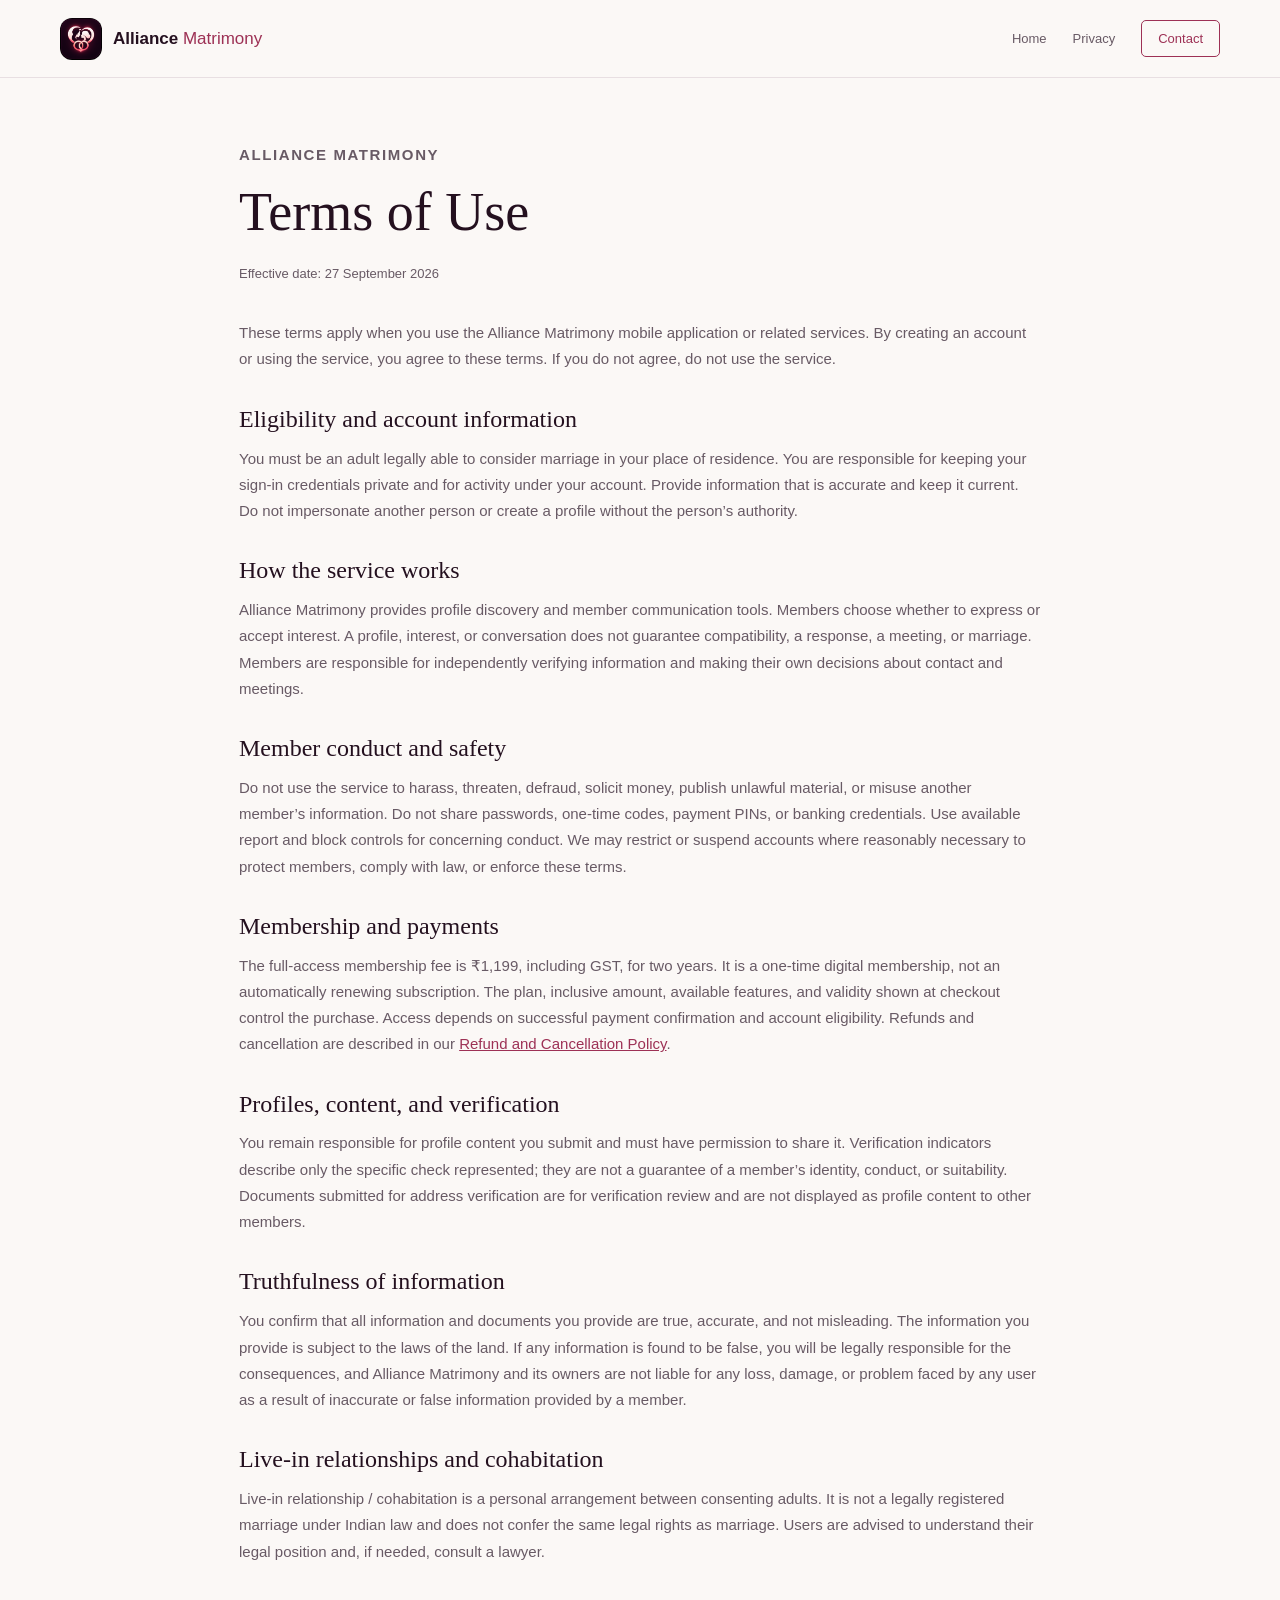
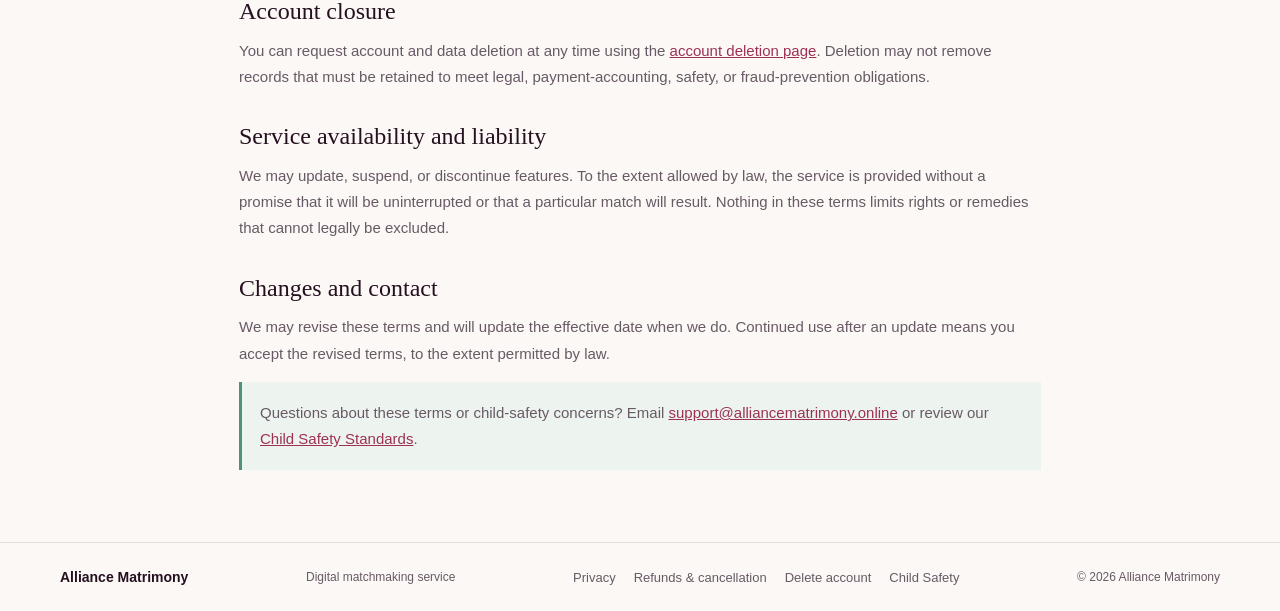
<file: web/terms.html>
<!doctype html>
<html lang="en">
  <head>
    <meta charset="utf-8" />
    <meta name="viewport" content="width=device-width, initial-scale=1" />
    <meta name="description" content="Terms of use for Alliance Matrimony." />
    <title>Terms of Use | Alliance Matrimony</title>
    <link rel="icon" type="image/png" href="../assets/images/alliance_app_icon.png" />
    <link rel="stylesheet" href="site.css" />
  </head>
  <body>
    <header class="site-header">
      <a class="brand" href="/"><img src="../assets/images/alliance_app_icon.png" alt="" width="42" height="42" /><span>Alliance <strong>Matrimony</strong></span></a>
      <nav aria-label="Main navigation"><a href="/">Home</a><a href="privacy.html">Privacy</a><a class="nav-contact" href="mailto:support@alliancematrimony.online">Contact</a></nav>
    </header>
    <main class="policy-main">
      <p class="eyebrow">Alliance Matrimony</p>
      <h1>Terms of Use</h1>
      <p class="updated">Effective date: 27 September 2026</p>
      <p>These terms apply when you use the Alliance Matrimony mobile application or related services. By creating an account or using the service, you agree to these terms. If you do not agree, do not use the service.</p>

      <h2>Eligibility and account information</h2>
      <p>You must be an adult legally able to consider marriage in your place of residence. You are responsible for keeping your sign-in credentials private and for activity under your account. Provide information that is accurate and keep it current. Do not impersonate another person or create a profile without the person’s authority.</p>

      <h2>How the service works</h2>
      <p>Alliance Matrimony provides profile discovery and member communication tools. Members choose whether to express or accept interest. A profile, interest, or conversation does not guarantee compatibility, a response, a meeting, or marriage. Members are responsible for independently verifying information and making their own decisions about contact and meetings.</p>

      <h2>Member conduct and safety</h2>
      <p>Do not use the service to harass, threaten, defraud, solicit money, publish unlawful material, or misuse another member’s information. Do not share passwords, one-time codes, payment PINs, or banking credentials. Use available report and block controls for concerning conduct. We may restrict or suspend accounts where reasonably necessary to protect members, comply with law, or enforce these terms.</p>

      <h2>Membership and payments</h2>
      <p>The full-access membership fee is &#8377;1,199, including GST, for two years. It is a one-time digital membership, not an automatically renewing subscription. The plan, inclusive amount, available features, and validity shown at checkout control the purchase. Access depends on successful payment confirmation and account eligibility. Refunds and cancellation are described in our <a href="refunds.html">Refund and Cancellation Policy</a>.</p>

      <h2>Profiles, content, and verification</h2>
      <p>You remain responsible for profile content you submit and must have permission to share it. Verification indicators describe only the specific check represented; they are not a guarantee of a member’s identity, conduct, or suitability. Documents submitted for address verification are for verification review and are not displayed as profile content to other members.</p>

      <h2>Truthfulness of information</h2>
      <p>You confirm that all information and documents you provide are true, accurate, and not misleading. The information you provide is subject to the laws of the land. If any information is found to be false, you will be legally responsible for the consequences, and Alliance Matrimony and its owners are not liable for any loss, damage, or problem faced by any user as a result of inaccurate or false information provided by a member.</p>

      <h2>Live-in relationships and cohabitation</h2>
      <p>Live-in relationship / cohabitation is a personal arrangement between consenting adults. It is not a legally registered marriage under Indian law and does not confer the same legal rights as marriage. Users are advised to understand their legal position and, if needed, consult a lawyer.</p>

      <h2>Account closure</h2>
      <p>You can request account and data deletion at any time using the <a href="delete-account.html">account deletion page</a>. Deletion may not remove records that must be retained to meet legal, payment-accounting, safety, or fraud-prevention obligations.</p>

      <h2>Service availability and liability</h2>
      <p>We may update, suspend, or discontinue features. To the extent allowed by law, the service is provided without a promise that it will be uninterrupted or that a particular match will result. Nothing in these terms limits rights or remedies that cannot legally be excluded.</p>

      <h2>Changes and contact</h2>
      <p>We may revise these terms and will update the effective date when we do. Continued use after an update means you accept the revised terms, to the extent permitted by law.</p>
      <div class="policy-contact"><p>Questions about these terms or child-safety concerns? Email <a href="mailto:support@alliancematrimony.online">support@alliancematrimony.online</a> or review our <a href="child-safety.html">Child Safety Standards</a>.</p></div>
    </main>
    <footer class="site-footer"><a class="footer-brand" href="/">Alliance Matrimony</a><span>Digital matchmaking service</span><nav aria-label="Policies"><a href="privacy.html">Privacy</a><a href="refunds.html">Refunds &amp; cancellation</a><a href="delete-account.html">Delete account</a><a href="child-safety.html">Child Safety</a></nav><span>&copy; 2026 Alliance Matrimony</span></footer>
  </body>
</html>
</file>
<file: web/site.css>
:root {
  color-scheme: light;
  --ink: #24101f;
  --muted: #685a65;
  --paper: #fbf8f6;
  --line: #e8dfe2;
  --berry: #9d3155;
  --coral: #ec6b72;
  --plum: #24101f;
  --mint: #bfe3d6;
  font-family: "Aptos", "Segoe UI", sans-serif;
}

* { box-sizing: border-box; }
html { scroll-behavior: smooth; }
body { margin: 0; background: var(--paper); color: var(--ink); }
a { color: var(--berry); }
.site-header { min-height: 78px; padding: 14px max(24px, calc((100% - 1160px) / 2)); display: flex; align-items: center; justify-content: space-between; gap: 28px; border-bottom: 1px solid var(--line); background: rgba(251, 248, 246, .96); }
.brand { display: inline-flex; align-items: center; gap: 11px; color: var(--ink); text-decoration: none; font-size: 17px; font-weight: 700; }
.brand img { border-radius: 12px; }
.brand strong { color: var(--berry); font-weight: 500; }
nav { display: flex; align-items: center; gap: 26px; }
.site-header nav a, .site-footer nav a { color: var(--muted); text-decoration: none; font-size: 13px; }
.site-header nav a:hover, .site-footer nav a:hover { color: var(--berry); }
.site-header .nav-contact { padding: 10px 16px; border: 1px solid var(--berry); border-radius: 5px; color: var(--berry); }
main { max-width: 1160px; margin: 0 auto; padding: 0 24px; }
.hero { min-height: 510px; display: grid; grid-template-columns: 1.15fr .85fr; align-items: center; gap: 70px; padding: 68px 0 76px; }
.eyebrow { margin: 0 0 16px; color: var(--berry); font-size: 11px; font-weight: 750; text-transform: uppercase; letter-spacing: 1.6px; }
h1, h2, p { margin-top: 0; }
h1 { margin-bottom: 22px; font-family: Georgia, "Times New Roman", serif; font-size: 64px; font-weight: 500; line-height: 1.06; }
h1 span { color: var(--berry); }
.hero-intro { max-width: 580px; margin-bottom: 26px; color: var(--muted); font-size: 17px; line-height: 1.7; }
.primary-link { display: inline-flex; align-items: center; gap: 28px; padding: 14px 18px; border-radius: 5px; background: var(--berry); color: white; text-decoration: none; font-size: 14px; font-weight: 650; }
.primary-link:hover { background: var(--ink); }
.quiet-note { margin: 15px 0 0; color: var(--muted); font-size: 12px; }
.hero-art { justify-self: end; width: min(100%, 370px); padding: 26px; border-radius: 8px; background: var(--plum); color: white; }
.hero-art img { display: block; width: 100%; aspect-ratio: 1; object-fit: cover; border-radius: 5px; }
.hero-art p { margin: 18px 0 0; color: #f7e8ee; font-family: Georgia, "Times New Roman", serif; font-size: 19px; line-height: 1.45; }
.service-band { display: grid; grid-template-columns: repeat(3, 1fr); border-top: 1px solid var(--line); border-bottom: 1px solid var(--line); }
.service-band > div { min-height: 190px; padding: 28px 30px 28px 0; }
.service-band > div + div { padding-left: 30px; border-left: 1px solid var(--line); }
.step-number { color: var(--berry); font-size: 12px; font-weight: 700; }
h2 { margin-bottom: 12px; font-family: Georgia, "Times New Roman", serif; font-size: 28px; font-weight: 500; line-height: 1.2; }
.service-band h2 { margin-top: 22px; font-size: 22px; }
.service-band p, .membership p, .safety p { color: var(--muted); font-size: 14px; line-height: 1.7; }
.membership { display: grid; grid-template-columns: 1fr 260px; align-items: center; gap: 50px; padding: 74px 0; border-bottom: 1px solid var(--line); }
.membership h2 { max-width: 520px; font-size: 36px; }
.membership > div:first-child > p:last-child { max-width: 640px; }
.price-block { padding: 22px 24px; border-left: 3px solid var(--coral); }
.price-block span, .price-block small { display: block; color: var(--muted); font-size: 12px; }
.price-block strong { display: block; margin: 6px 0; font-family: Georgia, "Times New Roman", serif; font-size: 48px; font-weight: 500; }
.price-block small { margin-top: 12px; line-height: 1.5; }
.safety { display: grid; grid-template-columns: .9fr 1.1fr; gap: 60px; padding: 74px 0; }
.safety-heading h2 { font-size: 34px; }
.safety-copy p { margin-bottom: 15px; }
.contact-strip { display: flex; justify-content: space-between; align-items: center; gap: 24px; padding: 26px 30px; margin-bottom: 70px; background: #edf4f0; border-left: 4px solid #4d927c; }
.contact-strip .eyebrow { margin-bottom: 6px; color: #356e5e; }
.contact-strip h2 { margin-bottom: 0; font-size: 22px; }
.contact-strip > a { color: #285f52; font-size: 15px; font-weight: 650; }
.site-footer { display: flex; flex-wrap: wrap; justify-content: space-between; align-items: center; gap: 18px; padding: 26px max(24px, calc((100% - 1160px) / 2)); border-top: 1px solid var(--line); color: var(--muted); font-size: 12px; }
.footer-brand { color: var(--ink); font-size: 14px; font-weight: 700; text-decoration: none; }
.site-footer nav { gap: 18px; }
.policy-main { max-width: 850px; min-height: 70vh; padding-top: 64px; padding-bottom: 72px; }
.policy-main h1 { font-size: 54px; }
.policy-main .updated { margin-bottom: 34px; color: var(--muted); font-size: 13px; }
.policy-main h2 { margin-top: 32px; font-size: 24px; }
.policy-main p, .policy-main li { color: var(--muted); font-size: 15px; line-height: 1.75; }
.policy-main li { margin: 7px 0; }
.policy-main .policy-contact { padding: 18px; background: #edf4f0; border-left: 3px solid #4d927c; }
.policy-main .policy-contact p { margin: 0; }

@media (max-width: 760px) {
  .site-header { padding: 12px 18px; }
  .site-header nav { gap: 12px; }
  .site-header nav a:not(.nav-contact) { display: none; }
  main { padding: 0 20px; }
  .hero { grid-template-columns: 1fr; gap: 34px; padding: 54px 0; }
  h1 { font-size: 42px; }
  .policy-main h1 { font-size: 38px; }
  .hero-art { justify-self: start; width: min(100%, 320px); }
  .service-band { grid-template-columns: 1fr; }
  .service-band > div, .service-band > div + div { min-height: auto; padding: 24px 0; border-left: 0; }
  .service-band > div + div { border-top: 1px solid var(--line); }
  .service-band h2 { margin-top: 12px; }
  .membership, .safety { grid-template-columns: 1fr; gap: 28px; padding: 52px 0; }
  .membership h2, .safety-heading h2 { font-size: 30px; }
  .price-block { padding-left: 18px; }
  .contact-strip { align-items: flex-start; flex-direction: column; padding: 22px; margin-bottom: 48px; }
  .site-footer { padding: 24px 20px; align-items: flex-start; flex-direction: column; }
  .site-footer nav { flex-wrap: wrap; }
  .policy-main { padding-top: 44px; }
}
</file>
